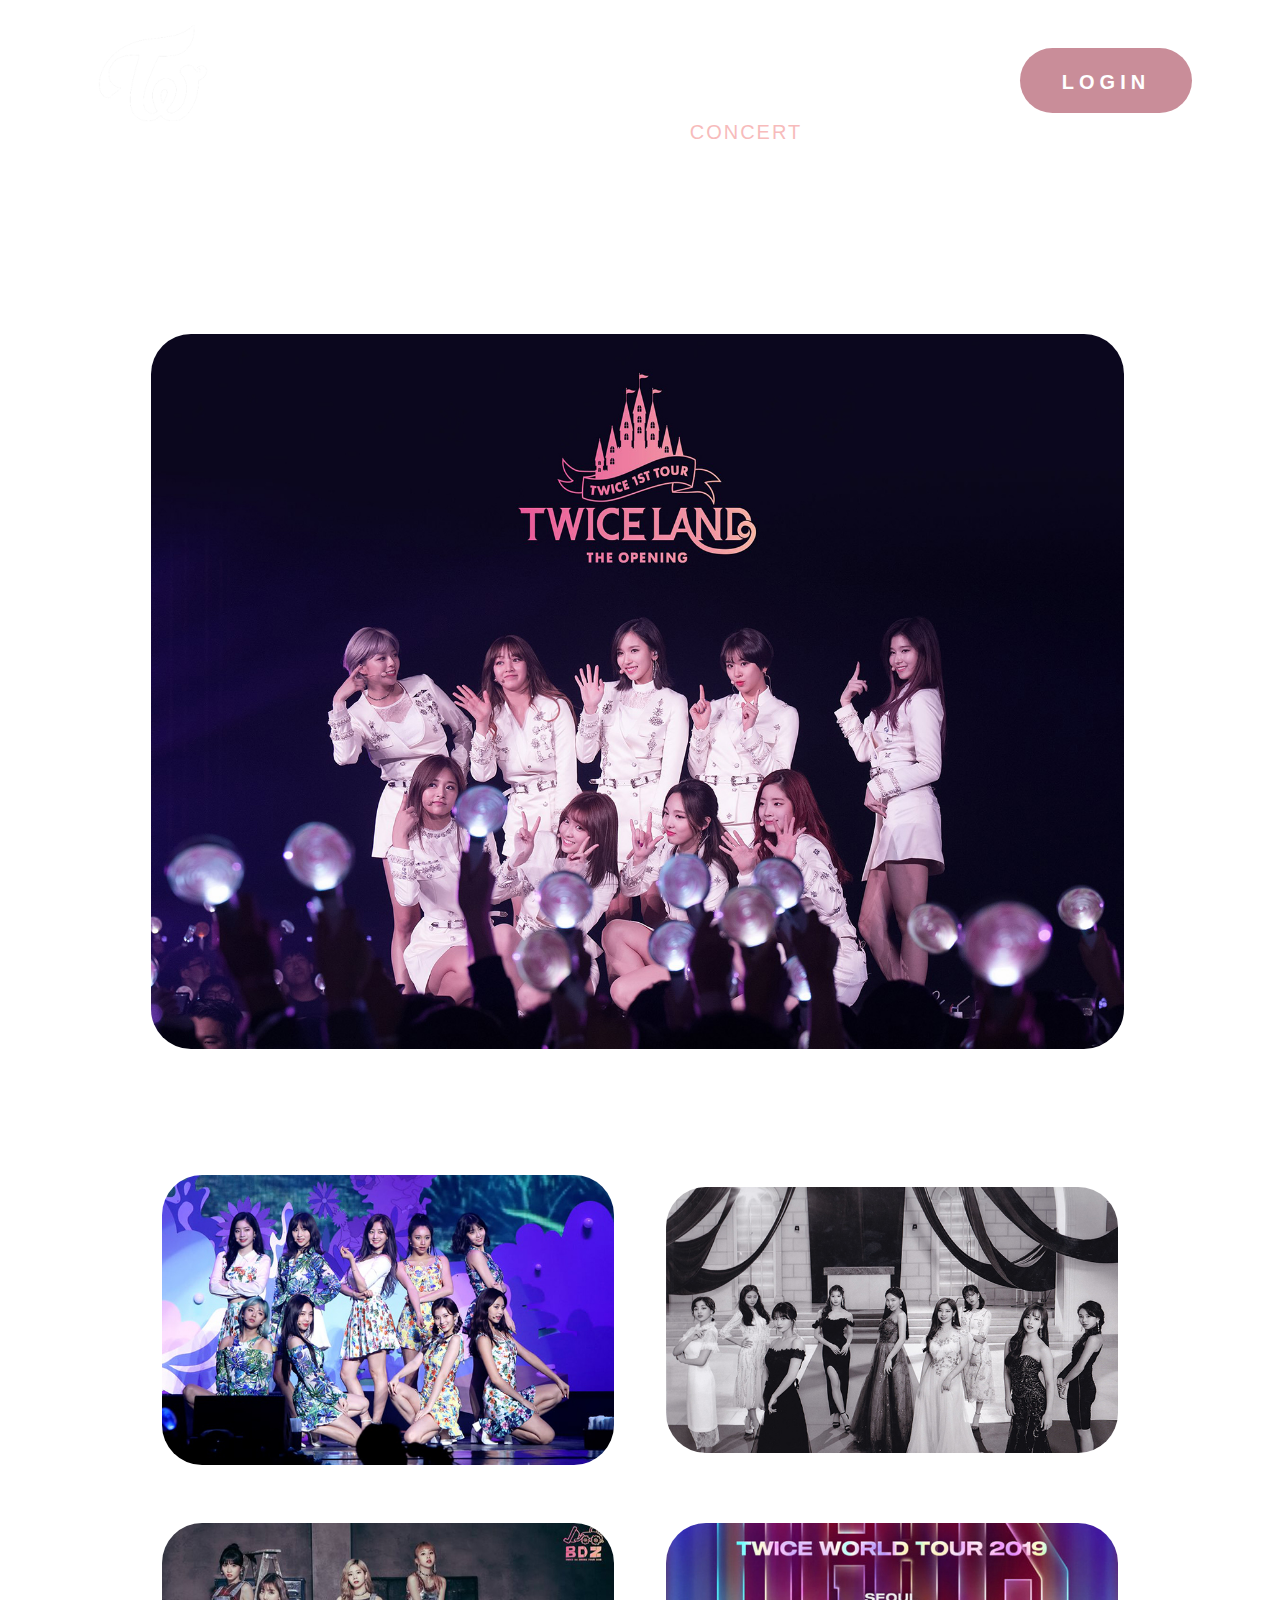
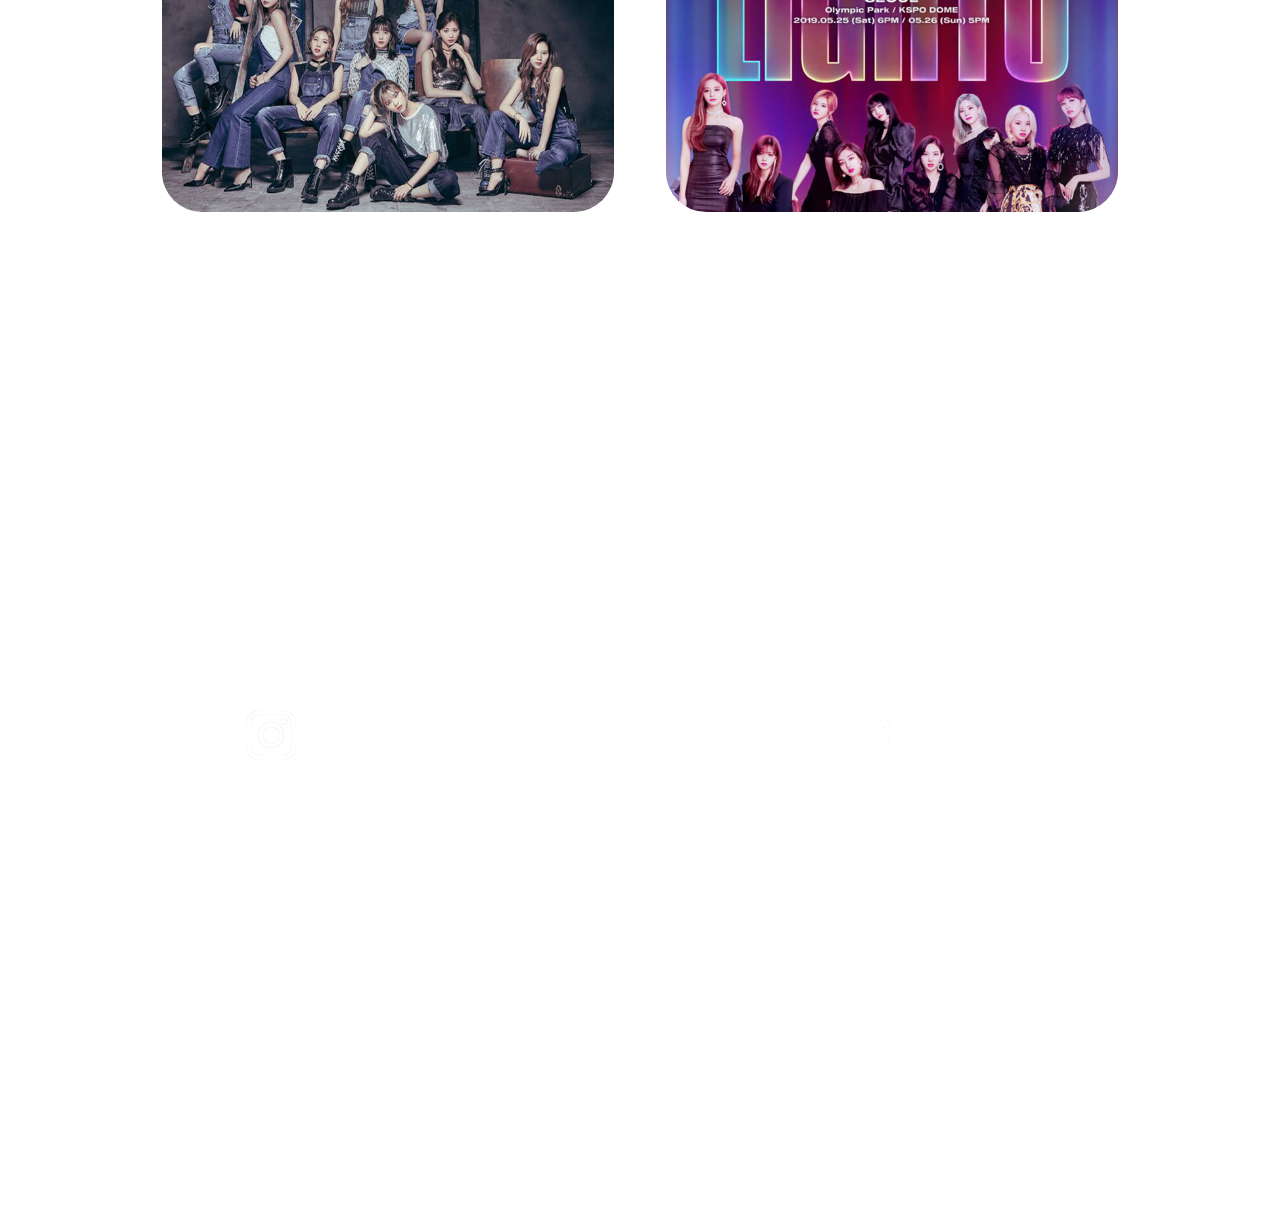
<file: html/concert.html>
<!DOCTYPE html>
<html lang="en">
<head>
    <meta charset="UTF-8">
    <meta name="viewport" content="width=device-width, initial-scale=1.0">
    <meta http-equiv="X-UA-Compatible" content="ie=edge">
    <title>Document</title>
    <link rel="stylesheet" href="../css/concert.css">
</head>
<body>
    <div>
            <header class="header">
                <div class="header_div">
                    <a href="../index.html" >
                            <img src="../img/LOGO.png" alt="logo" class="logo">
                    </a>
                        
                        <ul>
                                <li class="concert"><a href="members.html">Members</a></li>
                                <li class="concert"><a href="introduce.html">Introduce</a></li>
                                <li class="concert"><a href="music.html">Music Video</a></li>
                                <li class="concert_self"><a href="concert.html">Concert</a></li>
                        </ul>
                        <div class="login-box">
                            <a href="https://i.ibb.co/kXYMPPv/TWICE-LOGIN.png"><h3 class="Login">Login</h3></a>
                        </div>
                </div>
            </header>
            <article class="article">
                <article class="article">
                    <a href="https://www.youtube.com/watch?v=96nvLeQJzpo"><img src="../img/CONCERT1.jpg" alt="" class="conceet1"></a>
                    
                    <table>
                        <tbody>
                          <tr>
                            <td>
                                <a href="https://www.youtube.com/watch?v=rPcxwXZ2WPQ" target="blank">
                                <img src="../img/CONCERT2.jpg" alt="">  
                                
                                </a>
                            </td>
                            <td>
                                <a href="https://www.youtube.com/watch?v=TAgJVWWfp04" target="blank">
                                <img src="../img/CONCERT3.jpg" alt="">  
                                
                                </a>
                            </td>
                          </tr>
                          <tr>
                                <td>
                                    <a href="https://www.youtube.com/watch?v=MeIMz7XVqk0&list=PLLi8odEJXGp1Y94rivpcW1zNunNKSsm4J" target="blank">
                                            <img src="../img/CONCERT4.jpg" alt="">  
                                          
                                    </a>
                                        
                                </td>
                                <td>
                                    <a href="https://www.youtube.com/watch?v=jNmGnCojKT4&t=2037s" target="blank">
                                            <img src="../img/CONCERT5.jpg" alt="">  
                                       
                                    </a>
                                       
                                </td>                             
                          </tr>
                         
                      </table>
                </article>
            </article>
            <footer class="footer">
                    <ul>
                            <li><a href="https://www.instagram.com/twicetagram/?hl=zh-tw" target="blank">
                                <div class="header_div">
                                    <img src="../img/IG icon.png" alt=""><p>TWICE</p>
                                </div>
                            </a></li>
                            <li><a href="https://twitter.com/jypetwice" target="blank">
                                <div class="header_div">
                                     <img src="../img/TWITTER icon.png" alt=""><p>TWICE</p>
                                </div>
                            </a></li>
                            <li><a href="https://www.facebook.com/JYPETWICE" target="blank">
                                <div class="header_div">
                                    <img src="../img/FB icon.png" alt=""><p>TWICE</p>
                                </div>
                            </a></li>
                            <li><a href="https://www.youtube.com/channel/UCzgxx_DM2Dcb9Y1spb9mUJA" target="blank">
                                <div class="header_div">
                                        <img src="../img/YOUTUBE icon.png" alt=""><p>TWICE</p>
                                </div>
                            </a></li>

                    </ul>

            </footer>
    </div>
</body>
</html>
</file>
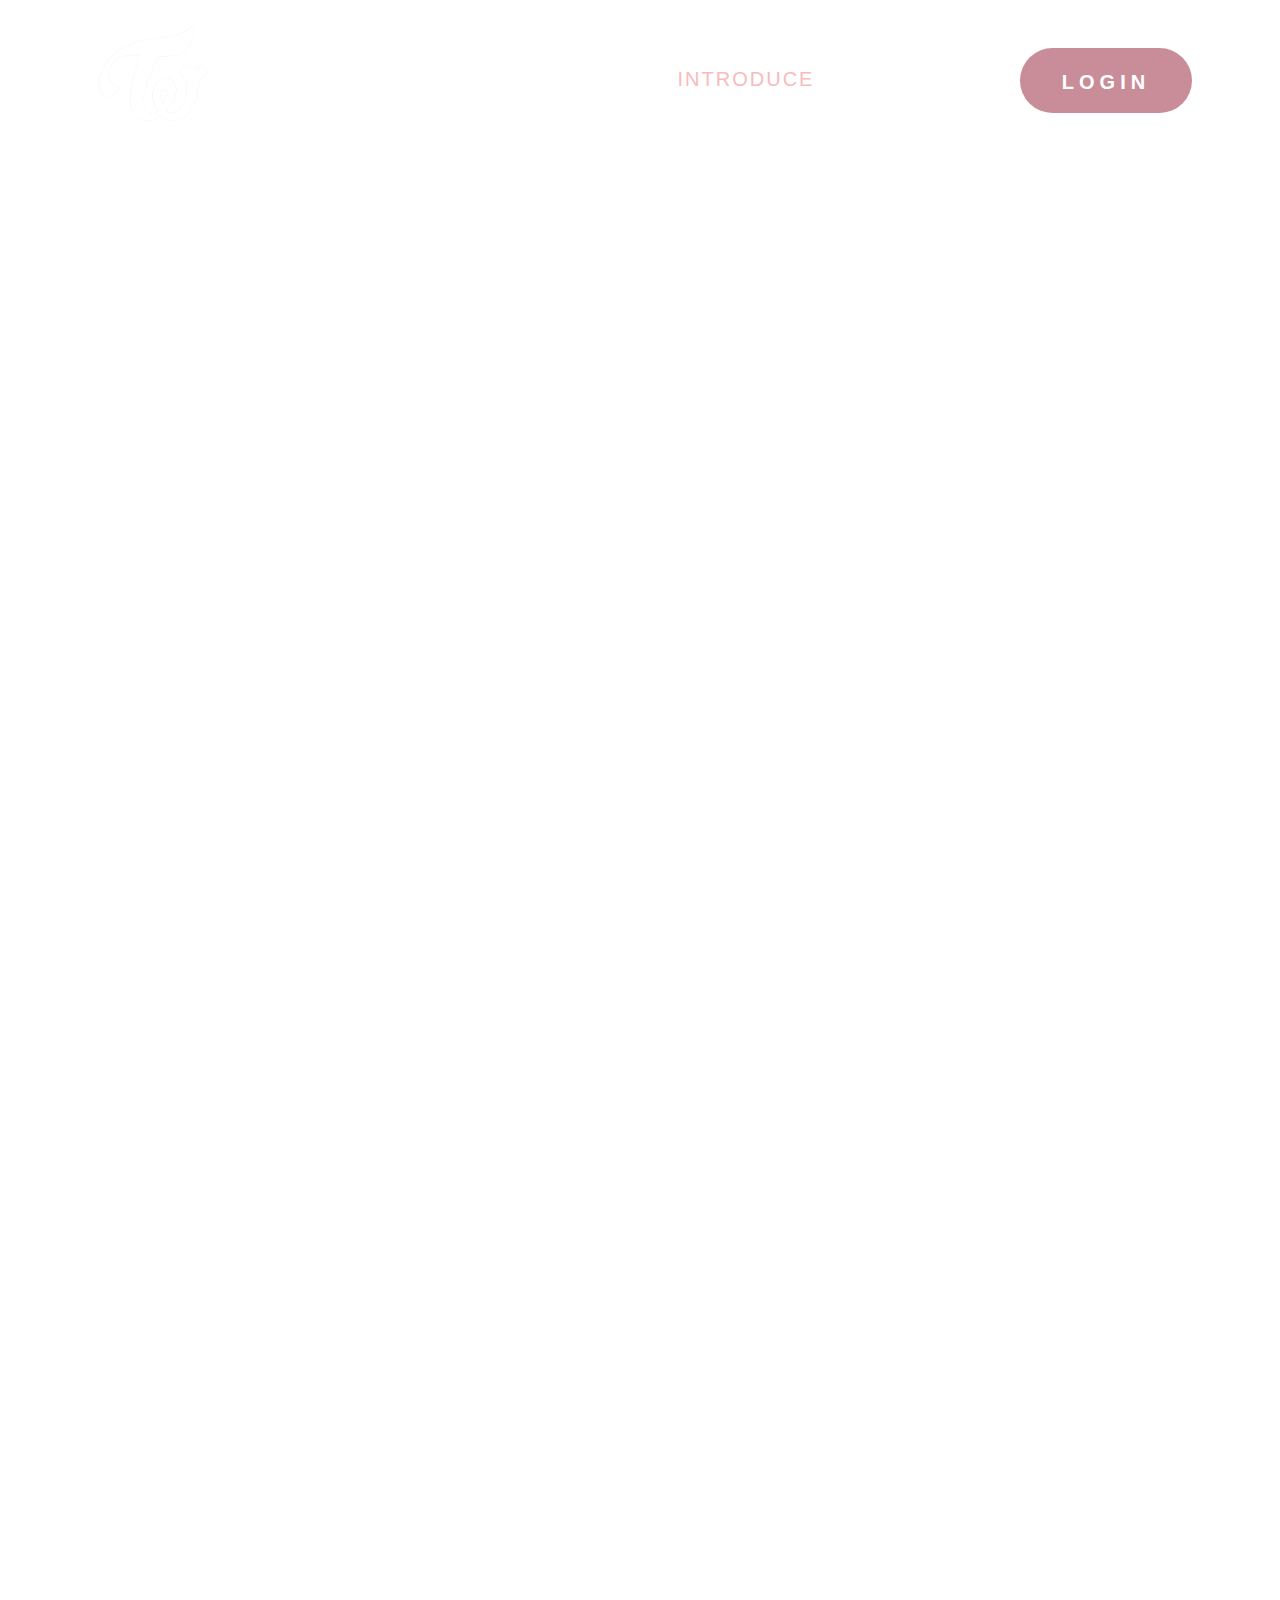
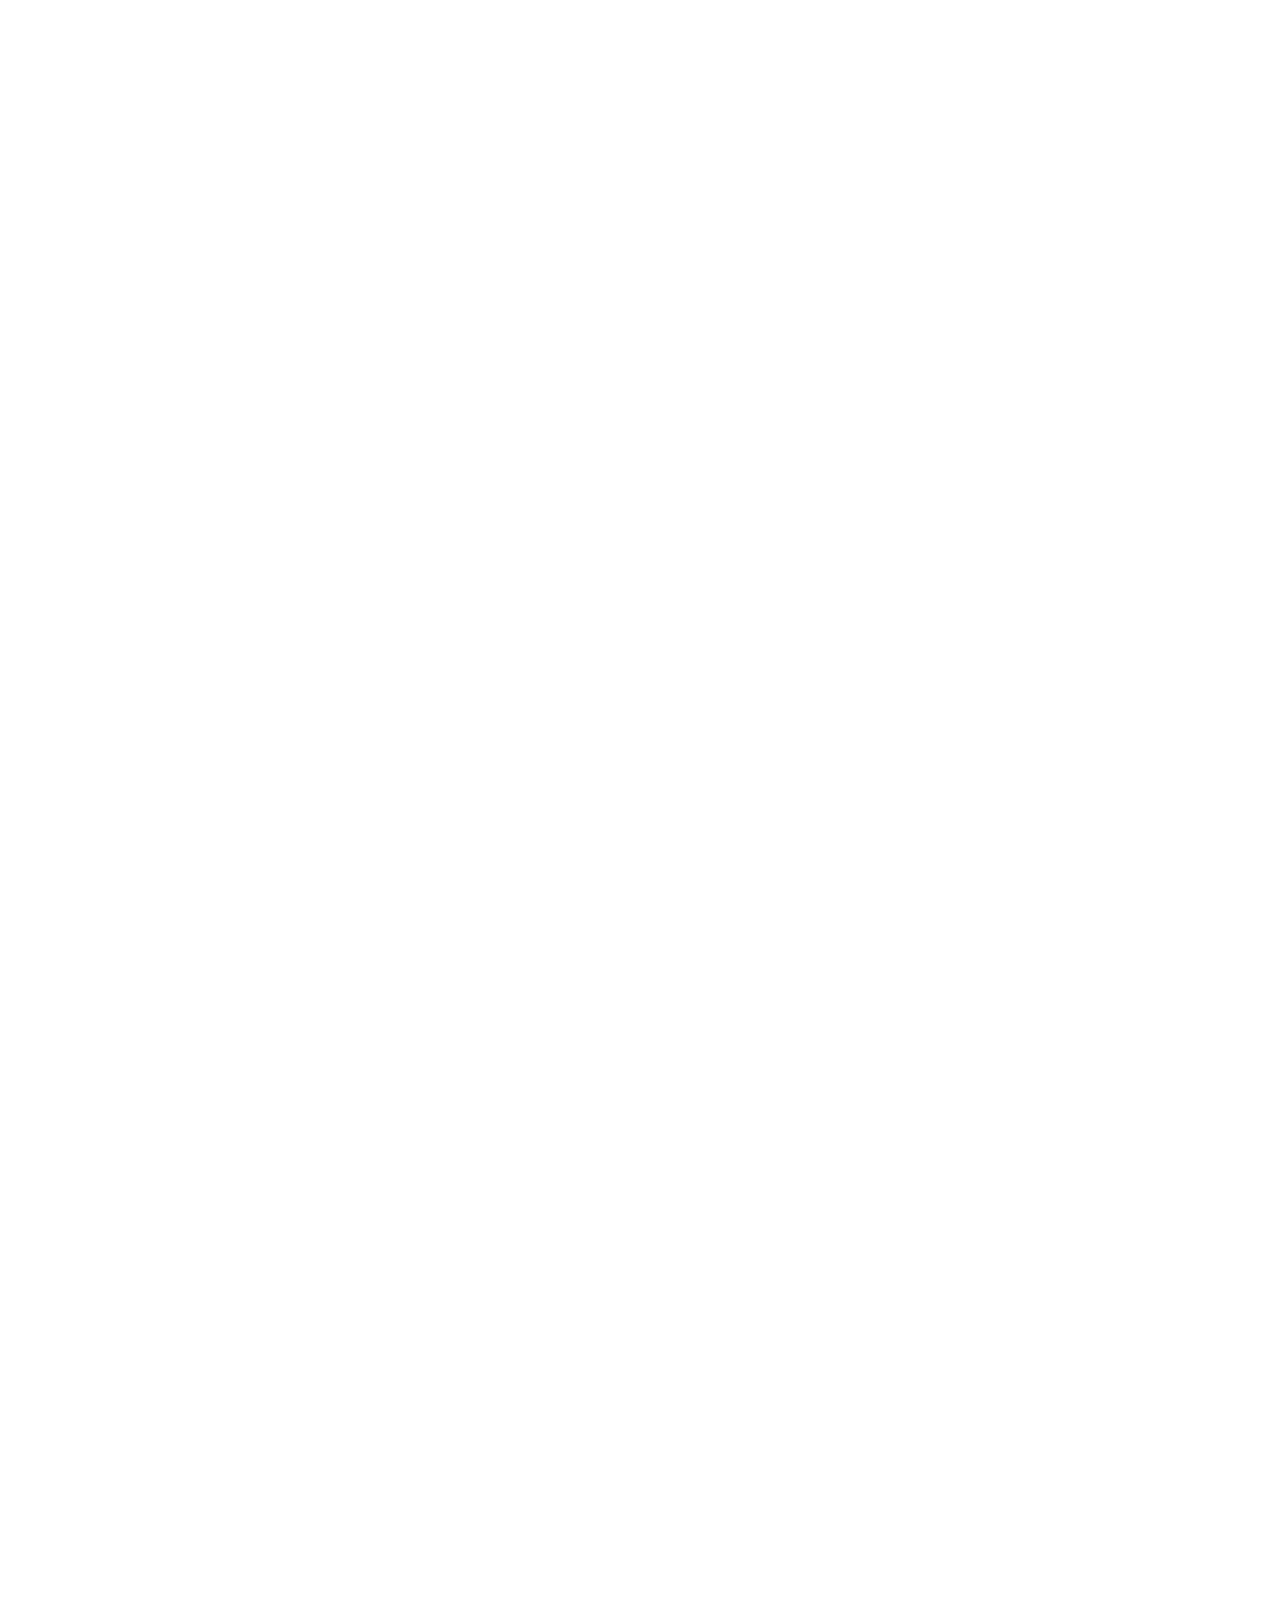
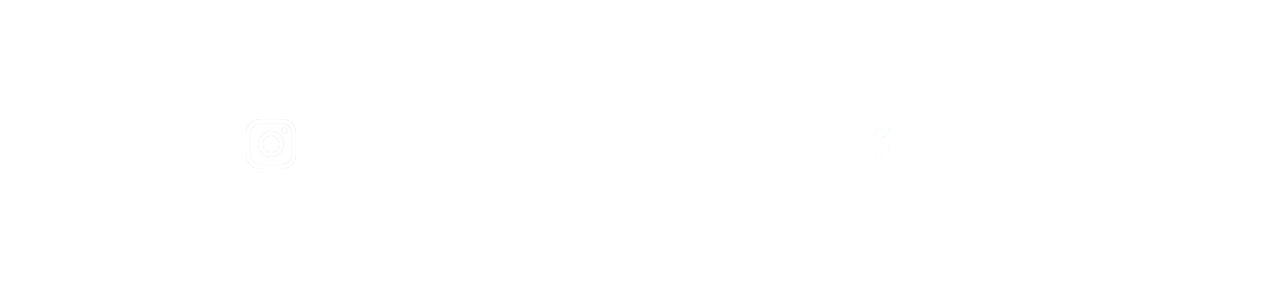
<file: html/introduce.html>
<!DOCTYPE html>
<html lang="en">
<head>
    <meta charset="UTF-8">
    <meta name="viewport" content="width=device-width, initial-scale=1.0">
    <meta http-equiv="X-UA-Compatible" content="ie=edge">
    <title>Document</title>
    <link rel="stylesheet" href="../css/introduce.css">
</head>
<body>
    <div>
            <header class="header">
                <div class="header_div">
                    <a href="../index.html" >
                            <img src="../img/LOGO.png" alt="logo" class="logo">
                    </a>
                        
                        <ul>
                                <li class="introduce"><a href="members.html">Members</a></li>
                                <li class="introduce_self"><a href="introduce.html">Introduce</a></li>
                                <li class="introduce"><a href="music.html">Music Video</a></li>
                                <li class="introduce"><a href="concert.html">Concert</a></li>
                        </ul>
                        <div class="login-box">
                            <a href="https://i.ibb.co/kXYMPPv/TWICE-LOGIN.png"><h3 class="Login">Login</h3></a>
                        </div>
                </div>
            </header>
            <article class="article">
              <h1>2015</h1>
              <p>2015/07/07,JYP娛樂與Mnet共同製作實境節目《SIXTEEN》經過三個多月的評比，<br>
                最終選出娜璉、定延、Sana、志效、Mina、多賢、彩瑛七人，成為TWICE的成員。<br>
                朴軫永為了使TWICE更完美，決定追加人氣票選第一的子瑜、舞蹈能力強的Momo。<br>
                2015/10/20,正式出道,首張迷你專輯《THE STORY BEGINS》，主打歌〈Like OOH-AHH〉。<br>
            </p>

            <h1>2016</h1>
            <p>2016/04/25,迷你二輯《PAGE TWO》回歸，主打歌〈CHEER UP〉。<br>
                2016/10/24,迷你三輯《TWICEcoaster: LANE 1》回歸，發表主打歌〈TT〉。<br>
            </p>

            <h1>2017</h1>
            <p>2017/02/20,首張特別版專輯《TWICEcoaster: LANE 2》，主打歌〈KNOCK KNOCK〉。<br>
                2017/05/15,迷你四輯《SIGNAL》，主打歌〈SIGNAL〉。<br>
                2017/06/28,正式在日本出道。<br>
                2017/10/18,全新日本單曲專輯《One More Time》，主打歌〈One More Time〉。<br>
                2017/10/30,首張韓語正規專輯《Twicetagram》，主打歌〈LIKEY〉。<br>
                2017/12/11,再版專輯《Merry&Happy》，主打歌〈Heart Shaker〉。<br>
            </p>

            <h1>2018</h1>
            <p>2018/02/07,第二張日語單曲專輯《Candy Pop》，主打歌〈Candy Pop〉。<br>
                2018/04/09,迷你五輯《What is Love?》，主打歌〈What is Love?〉。<br>
                2018/05/16,第三張日語單曲專輯《Wake Me Up》，主打歌〈Wake Me Up〉。<br>
                2018/07/09,第二張特別版專輯《Summer Nights》，主打歌〈Dance The Night Away〉。<br>
                2018/09/12,首張日語正規專輯《BDZ》，主打歌〈BDZ〉。<br>
                2018/11/05,迷你六專《YES or YES》，主打歌〈YES or YES〉。<br>
                2018/12/07,首部演唱會電影《TWICELAND》正式上映。<br>
                2018/12/12,第三張特別專輯《The year of "Yes"》主打歌〈The Best Thing I Ever Did〉。<br>
                2018/12/26,首張正規專輯的改版專輯《BDZ -Repackage-》，追加歌曲〈STAY BY MY SIDE〉。<br>
            </p>

            <h1>2019</h1>
            <p>2019/03/06,第二張日語精選專輯《#TWICE2》。<br>
                2019/07/17,第四張日語單曲《HAPPY HAPPY》，主打歌〈HAPPY HAPPY〉。<br>
                2019/07/24,第五張日語單曲《Breakthrough》，主打歌〈Breakthrough〉。<br>
                2019/04/22,迷你七輯《FANCY YOU》，主打歌〈FANCY〉。<br>
                2019/09/23,迷你八輯《Feel Special》，主打歌〈Feel Special〉。<br>
                2019/11/20,第二張日語正規專輯《&TWICE》，主打歌〈Fake&True〉。<br>
            </p>
            </article>
            <footer class="footer">
                    <ul>
                            <li><a href="https://www.instagram.com/twicetagram/?hl=zh-tw" target="blank">
                                <div class="header_div">
                                    <img src="../img/IG icon.png" alt=""><p>TWICE</p>
                                </div>
                            </a></li>
                            <li><a href="https://twitter.com/jypetwice" target="blank">
                                <div class="header_div">
                                     <img src="../img/TWITTER icon.png" alt=""><p>TWICE</p>
                                </div>
                            </a></li>
                            <li><a href="https://www.facebook.com/JYPETWICE" target="blank">
                                <div class="header_div">
                                    <img src="../img/FB icon.png" alt=""><p>TWICE</p>
                                </div>
                            </a></li>
                            <li><a href="https://www.youtube.com/channel/UCzgxx_DM2Dcb9Y1spb9mUJA" target="blank">
                                <div class="header_div">
                                        <img src="../img/YOUTUBE icon.png" alt=""><p>TWICE</p>
                                </div>
                            </a></li>

                    </ul>

            </footer>
    </div>
</body>
</html>
</file>
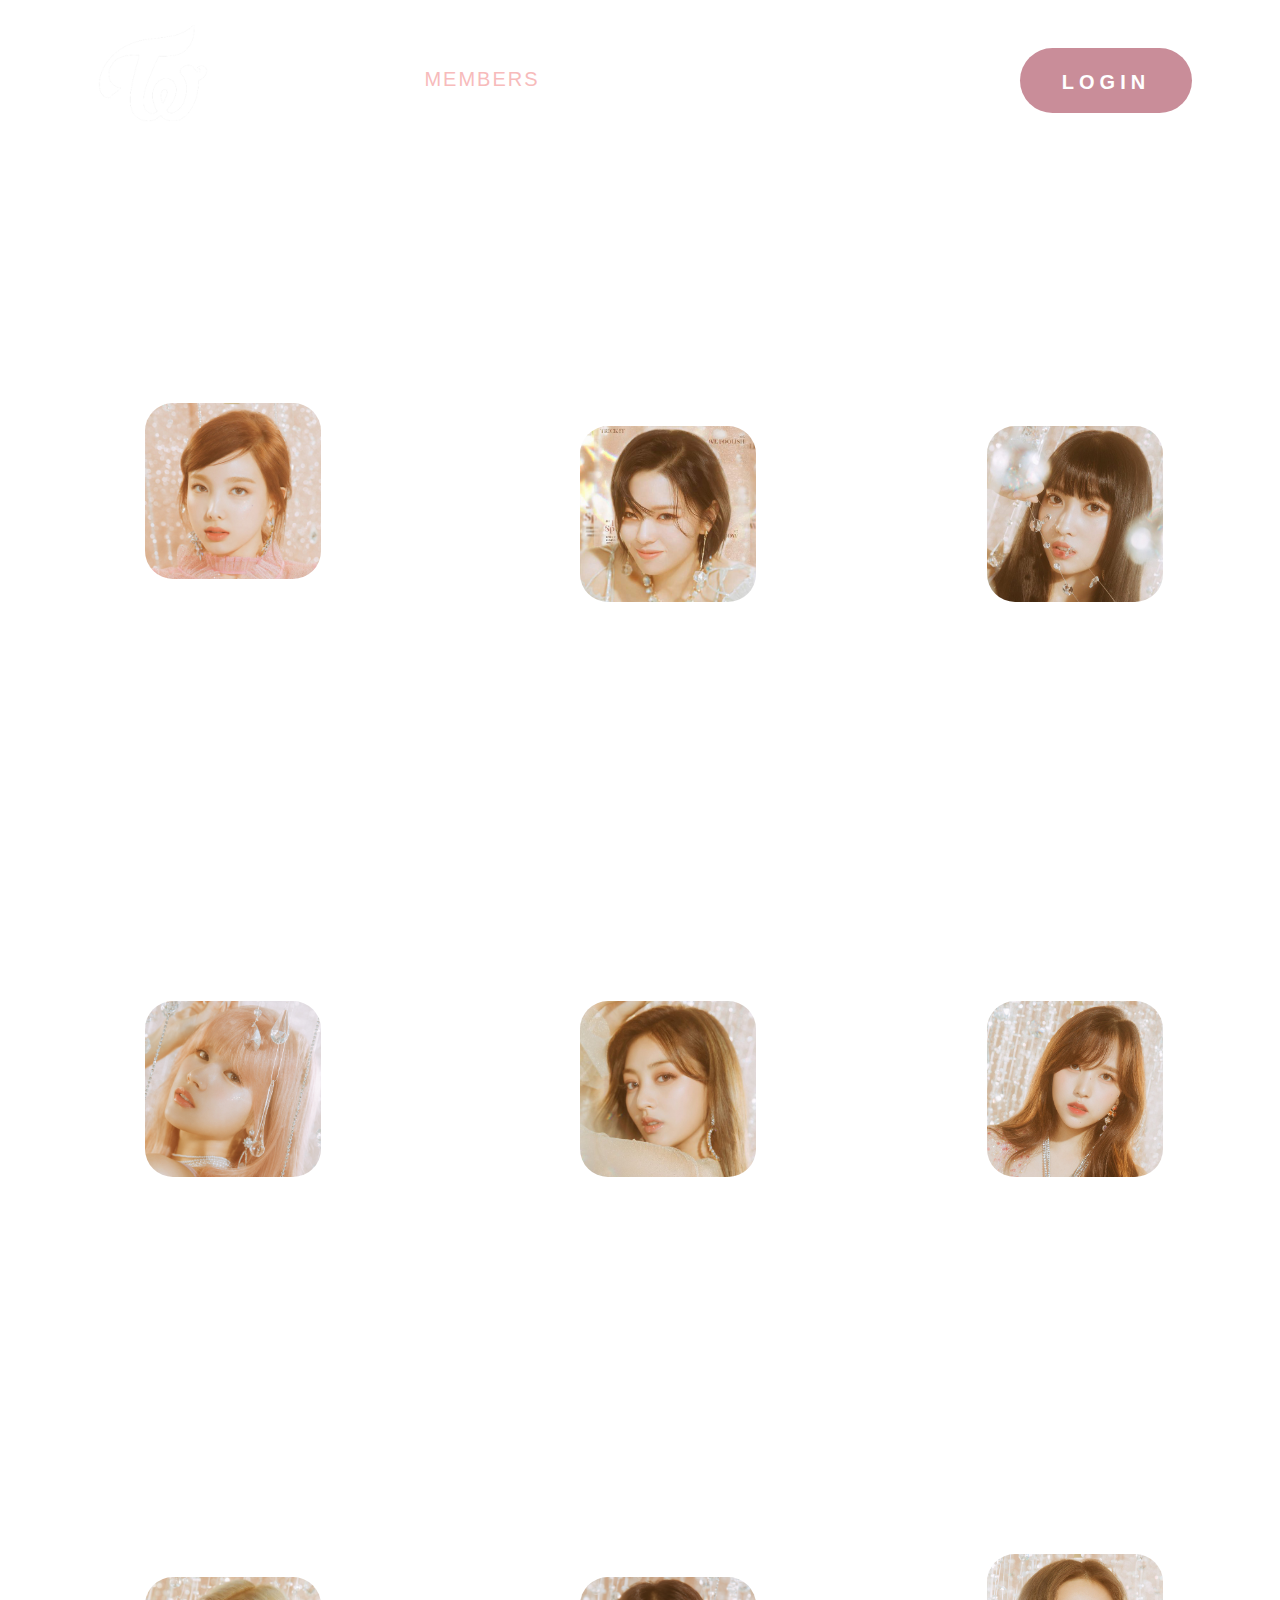
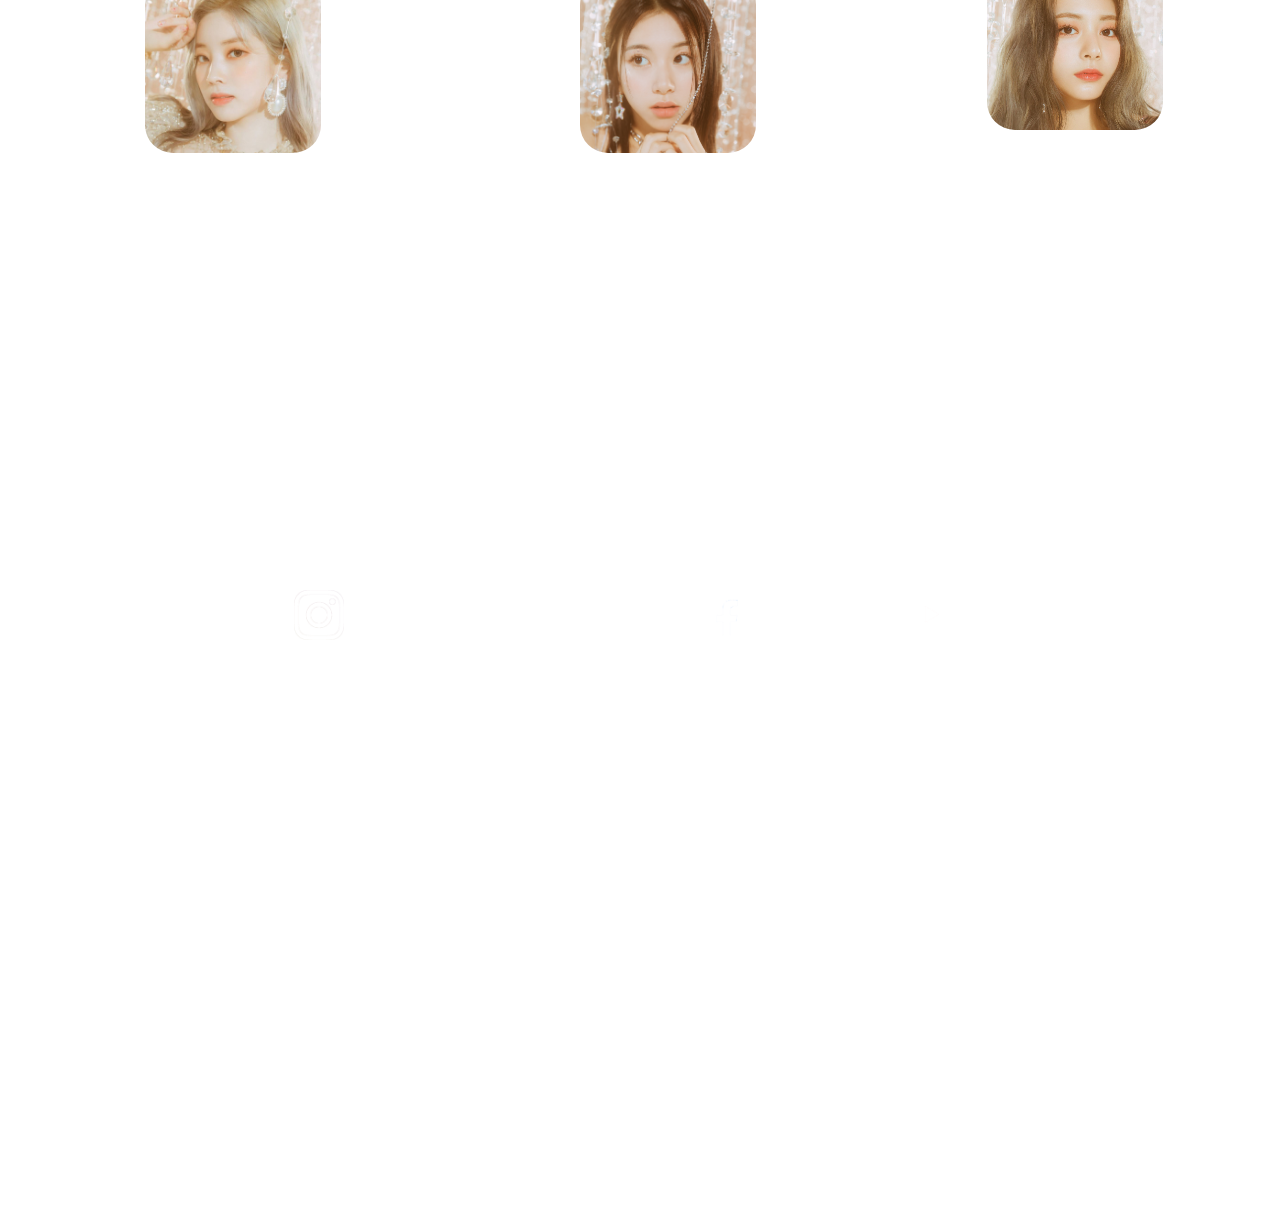
<file: html/members.html>
<!DOCTYPE html>
<html lang="en">
<head>
    <meta charset="UTF-8">
    <meta name="viewport" content="width=device-width, initial-scale=1.0">
    <meta http-equiv="X-UA-Compatible" content="ie=edge">
    <title>Document</title>
    <link rel="stylesheet" href="../css/members.css">
</head>
<body>
    <div>
            <header class="header">
                <div class="header_div">
                    <a href="../index.html" >
                            <img src="../img/LOGO.png" alt="logo" class="logo">
                    </a>
                        
                        <ul>
                                <li class="members_self"><a href="members.html" >Members</a></li>
                                <li class="members"><a href="introduce.html">Introduce</a></li>
                                <li class="members"><a href="music.html">Music Video</a></li>
                                <li class="members"s><a href="concert.html">Concert</a></li>
                        </ul>
                        <div class="login-box">
                            <a href="https://i.ibb.co/kXYMPPv/TWICE-LOGIN.png"><h3 class="Login">Login</h3></a>
                        </div>
                </div>
            </header>
            <article class="article">
                <table>
                    <tbody>
                      <tr>
                        <td>
                            <h1>NAYEON</h1><img src="../img/photo-NAYEON.jpg" alt="">  
                            <p>中文:林娜璉<br>
                            生日:1995/09/22<br>
                            國籍:大韓民國<br>
                            擔當:第二主唱、形象擔當<br>
                            </p>
                        </td>
                        <td>
                            <h1>JEONGYEON</h1><img src="../img/photo-JEONGYEON.jpg" alt="">  
                            <p>中文:俞定延<br>
                                生日:1996/11/01<br>
                                國籍:大韓民國<br>
                                擔當:第三主唱<br>
                            </p>
                        </td>
                        <td>
                                <h1>MOMO</h1><img src="../img/photo-MOMO.jpg" alt="">  
                            <p>中文:平井桃<br>
                                生日:1996/11/09<br>
                                國籍:日本國<br>
                                擔當:主領舞<br>
                                    
                            </p>
                        </td>
                      </tr>
                      <tr>
                            <td>
                                    <h1>SANA</h1><img src="../img/photo-SANA.jpg" alt="">  
                                <p>中文:湊崎紗夏<br>
                                        生日:1996/12/29<br>
                                        國籍:日本國<br>
                                        擔當:副唱、形象擔當<br>
                                        
                                </p>
                            </td>
                            <td>
                                   <h1>JIHYO</h1><img src="../img/photo-JIHYO.jpg" alt="">  
                                <p>中文:朴志效<br>
                                        生日:1997/02/01<br>
                                        國籍:大韓民國<br>
                                        擔當:隊長、主唱<br>
                                        
                                </p>
                            </td>
                            <td>
                                  <h1>MINA</h1>  <img src="../img/photo-MINA.jpg" alt="">  
                                <p>中文:名井南<br>
                                        生日:1997/03/24<br>
                                        國籍:美國<br>
                                        擔當:副唱、副領舞<br>
                                        
                                </p>
                            </td>
                      </tr>
                      <tr>
                            <td>
                                    <h1>DAHYUN</h1><img src="../img/photo-DAHYUN.jpg" alt="">  
                                <p>中文:金多賢<br>
                                        生日:1998/05/28<br>
                                        國籍:大韓民國<br>
                                        擔當:副rapper<br>
                                        
                                </p>
                            </td>
                            <td>
                                    <h1>CAEYOUNG</h1><img src="../img/photo-CAEYOUNG.jpg" alt="">  
                                <p>中文:孫彩瑛<br>
                                        生日:1999/04/23<br>
                                        國籍:大韓民國<br>
                                        擔當:主rapper<br>
                                        
                                </p>
                            </td>
                            <td>
                                    <h1>TZUYU</h1><img src="../img/photo-TZUYU.jpg" alt="">  
                                <p>中文:周子瑜<br>
                                        生日:1999/06/14<br>
                                        國籍:中華民國<br>
                                        擔當:忙內、門面、副領舞<br>
                                        
                                </p>
                            </td>
                      </tr>
                      
                  </table>
            </article>
            <footer class="footer">
                    <ul>
                            <li><a href="https://www.instagram.com/twicetagram/?hl=zh-tw" target="blank">
                                <div class="header_div">
                                    <img src="../img/IG icon.png" alt=""><p>TWICE</p>
                                </div>
                            </a></li>
                            <li><a href="https://twitter.com/jypetwice" target="blank">
                                <div class="header_div">
                                     <img src="../img/TWITTER icon.png" alt=""><p>TWICE</p>
                                </div>
                            </a></li>
                            <li><a href="https://www.facebook.com/JYPETWICE" target="blank">
                                <div class="header_div">
                                    <img src="../img/FB icon.png" alt=""><p>TWICE</p>
                                </div>
                            </a></li>
                            <li><a href="https://www.youtube.com/channel/UCzgxx_DM2Dcb9Y1spb9mUJA" target="blank">
                                <div class="header_div">
                                        <img src="../img/YOUTUBE icon.png" alt=""><p>TWICE</p>
                                </div>
                            </a></li>

                    </ul>

            </footer>
    </div>
</body>
</html>
</file>
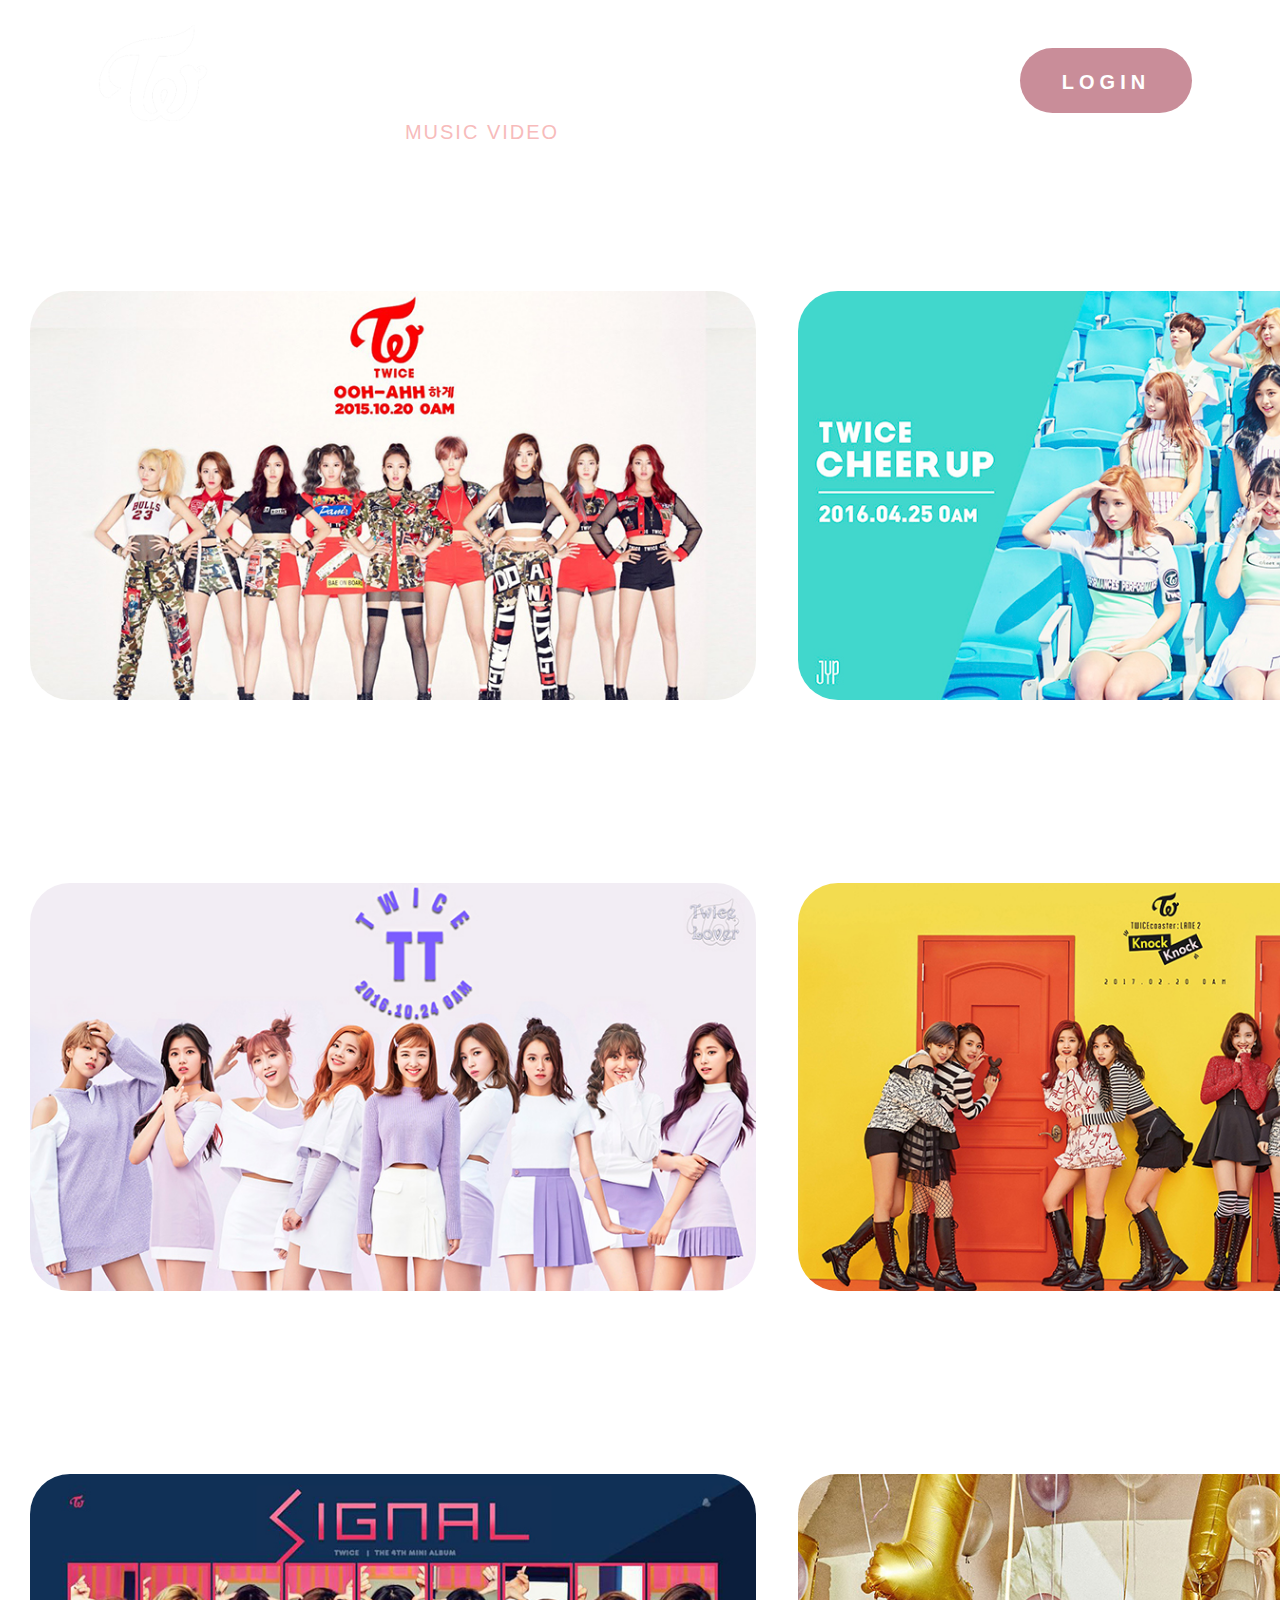
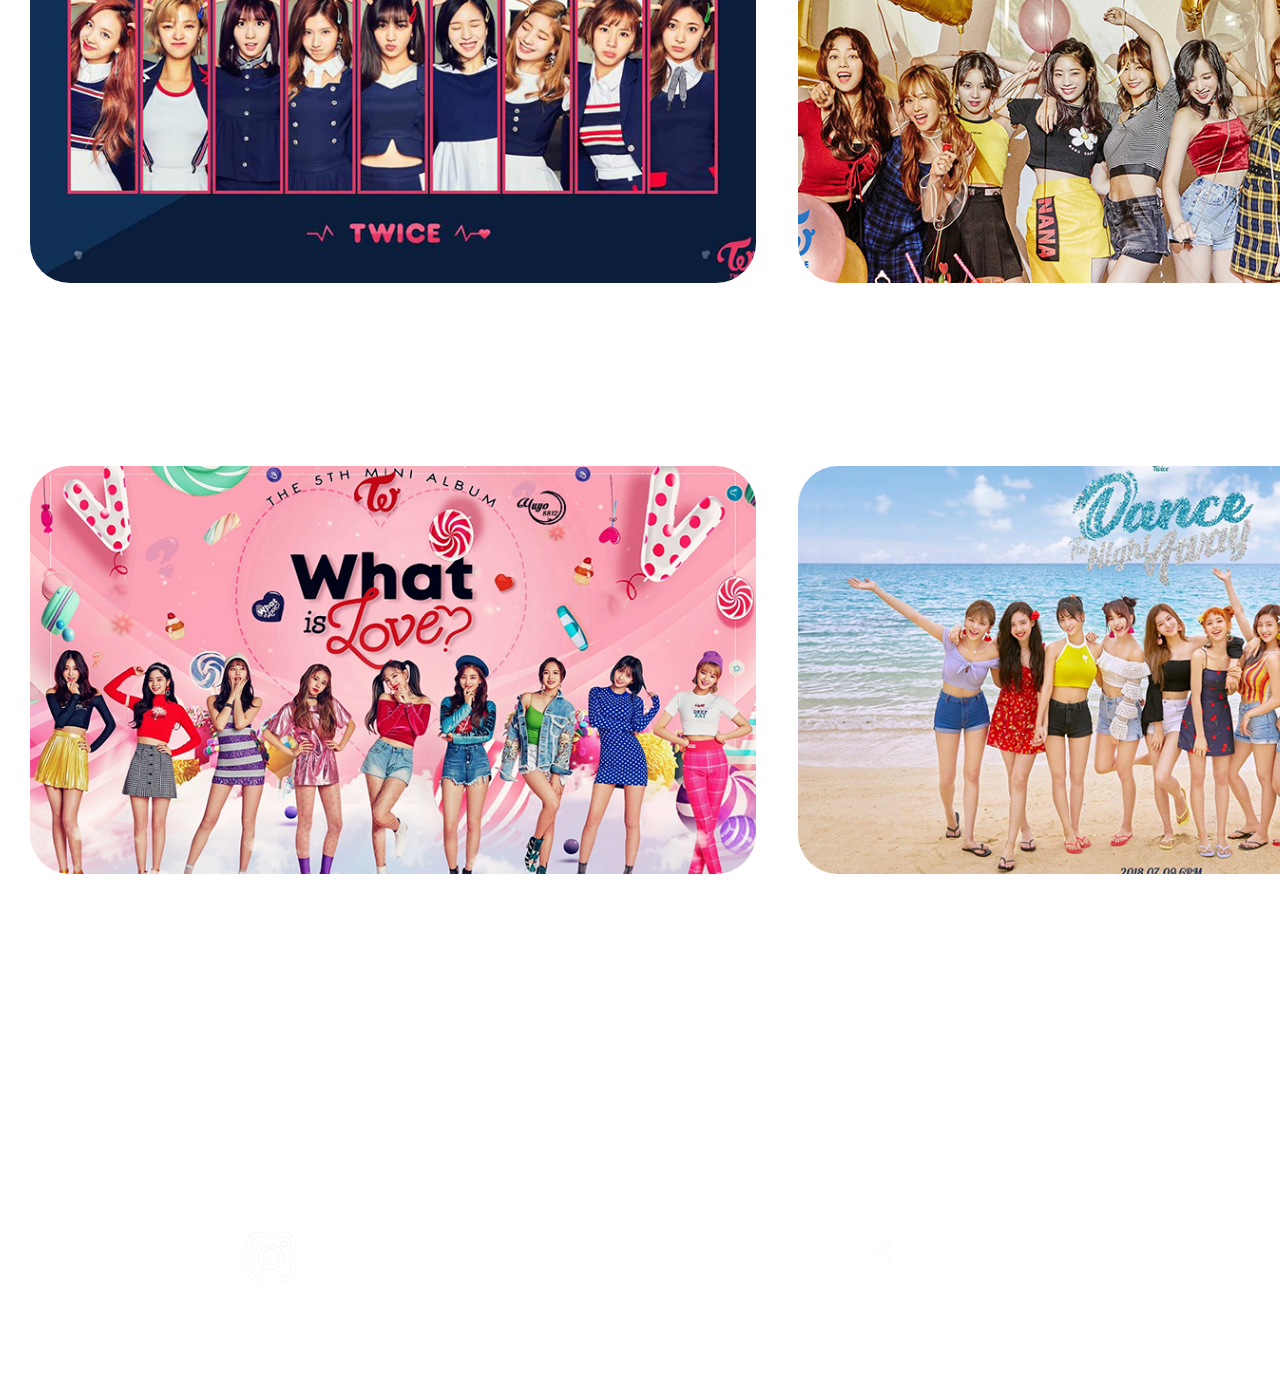
<file: html/music.html>
<!DOCTYPE html>
<html lang="en">
<head>
    <meta charset="UTF-8">
    <meta name="viewport" content="width=device-width, initial-scale=1.0">
    <meta http-equiv="X-UA-Compatible" content="ie=edge">
    <title>Document</title>
    <link rel="stylesheet" href="../css/music.css">
</head>
<body>
    <div>
            <header class="header">
                <div class="header_div">
                    <a href="../index.html" >
                            <img src="../img/LOGO.png" alt="logo" class="logo">
                    </a>
                        
                        <ul>
                                <li class="music"><a href="members.html">Members</a></li>
                                <li class="music"><a href="introduce.html">Introduce</a></li>
                                <li class="music_self"><a href="music.html">Music Video</a></li>
                                <li class="music"><a href="concert.html">Concert</a></li>
                        </ul>
                        <div class="login-box">
                            <a href="https://i.ibb.co/kXYMPPv/TWICE-LOGIN.png"><h3 class="Login">Login</h3></a>
                        </div>
                </div>
            </header>
            <article class="article">
                <article class="article">
                    <table>
                        <tbody>
                          <tr>
                            <td>
                                <a href="https://www.youtube.com/watch?v=0rtV5esQT6I" target="blank">
                                <img src="../img/ooh ahh1.jpg" alt="">  
                                <h1>Like OOH-AHH</h1>
                                </a>
                            </td>
                            <td>
                                <a href="https://www.youtube.com/watch?v=c7rCyll5AeY" target="blank">
                                <img src="../img/cheer up1.jpg" alt="">  
                                <h1>CHEER UP</h1>
                                </a>
                            </td>
                          </tr>
                          <tr>
                                <td>
                                    <a href="https://www.youtube.com/watch?v=ePpPVE-GGJw" target="blank">
                                            <img src="../img/TT1.jpg" alt="">  
                                            <h1>TT</h1>
                                    </a>
                                        
                                </td>
                                <td>
                                    <a href="https://www.youtube.com/watch?v=8A2t_tAjMz8" target="blank">
                                            <img src="../img/KNOCK KNOCK1.jpg" alt="">  
                                            <h1>KNOCK KNOCK</h1>
                                    </a>
                                       
                                </td>                             
                          </tr>
                          <tr>
                                <td>
                                    <a href="https://www.youtube.com/watch?v=VQtonf1fv_s" target="blank">
                                            <img src="../img/SIGNAL1.jpg" alt="">  
                                            <h1>SIGNAL</h1>
                                    </a>
                                  
                                </td>
                                <td>
                                    <a href="https://www.youtube.com/watch?v=V2hlQkVJZhE" target="blank">
                                            <img src="../img/LIKEY1.jpg" alt="">  
                                            <h1>LIKEY</h1>
                                    </a>
                                      
                                </td>
                          </tr>
                          <tr>
                            <td>
                                <a href="https://www.youtube.com/watch?v=i0p1bmr0EmE" target="blank">
                                        <img src="../img/WHAT IS LOVE1.jpg" alt="">  
                                        <h1>What is Love</h1>
                                </a>
                               
                            </td>
                            <td>
                                <a href="https://www.youtube.com/watch?v=Fm5iP0S1z9w" target="blank">
                                        <img src="../img/DANCE THE NIGHT AWAY1.jpg" alt="">  
                                        <h1>Dance The Night Away</h1>
                                </a>
                            
                            </td>
                      </tr>
                          
                      </table>
                </article>
            </article>
            <footer class="footer">
                    <ul>
                            <li><a href="https://www.instagram.com/twicetagram/?hl=zh-tw" target="blank">
                                <div class="header_div">
                                    <img src="../img/IG icon.png" alt=""><p>TWICE</p>
                                </div>
                            </a></li>
                            <li><a href="https://twitter.com/jypetwice" target="blank">
                                <div class="header_div">
                                     <img src="../img/TWITTER icon.png" alt=""><p>TWICE</p>
                                </div>
                            </a></li>
                            <li><a href="https://www.facebook.com/JYPETWICE" target="blank">
                                <div class="header_div">
                                    <img src="../img/FB icon.png" alt=""><p>TWICE</p>
                                </div>
                            </a></li>
                            <li><a href="https://www.youtube.com/channel/UCzgxx_DM2Dcb9Y1spb9mUJA" target="blank">
                                <div class="header_div">
                                        <img src="../img/YOUTUBE icon.png" alt=""><p>TWICE</p>
                                </div>
                            </a></li>

                    </ul>

            </footer>
    </div>
</body>
</html>
</file>
<file: css/concert.css>
html{
    background-image: url('https://i.ibb.co/s60f3zN/image.png');
    height: 2820px;
}

*,*:before,*:after{
    box-sizing: border-box;
}

.header{
    margin-bottom: 20px;

}

.logo{
    width: 110px;
    height: 110px;
    margin: 10px 0px 15px 90px;
}

.login-box a{
    text-decoration:none;
}

.header_div{
    display: flex;

}

.header ul {
    margin: 30px auto;
    padding: 0 20px;
    text-align: center;
  }

.concert_self a{
    color: rgb(247, 187, 187);
    font-family: 'Oswald', sans-serif;
    font-size: 20px;
    font-weight: 330px;
    text-transform: uppercase;
    display: inline-block;
    width: 160px;
    text-decoration:none;
    margin: 0px 50px;
    letter-spacing:2px;
    
}
  
.concert a{
    color: #FFF;
    font-family: 'Oswald', sans-serif;
    font-size: 20px;
    font-weight: 330px;
    text-transform: uppercase;
    display: inline-block;
    width: 160px;
    text-decoration:none;
    margin: 0px 50px;
    letter-spacing:2px;
    
}

.header li {
    display: inline-block;
    margin-top: 30px;
    
}

.header li a:hover {
    color: rgb(63, 43, 49);
    
  }

.login-box{
    background: rgb(201, 141, 153);
    margin: 40px 80px 20px 0px;
    display: inline-block;
    height: 65px;
    width: 172px;
    border-radius:40px;
}

.login-box:hover {
    background: rgb(216, 168, 180);
    color: #FFF;
  }

.Login{
color: #FFF;
  font-family: 'Oswald', sans-serif;
  font-size: 20px;
  font-weight: 300px;
  text-transform: uppercase;
  width: 172px;
  line-height: 68px;
  text-align: center;
  margin: 0px;
  letter-spacing:5px;
}

.conceet1{
    width: 77%;
    height: 77%;
    margin-left: 11.3%;
    border-radius:40px;
    margin-top: 140px;
}

td img{
    width: 90%;
    height: 90%;
    border-radius:40px;
    
}

header img:hover{
    filter:brightness(90%);
}

article img:hover{
    filter:brightness(45%);
    transition: 1s;
    -webkit-transition: 1s;

    
}



table p{
    color: #FFF;
    font-family: 'Oswald', sans-serif;
    font-size: 20px;
    font-weight: 250px;
    letter-spacing:5px;
    line-height: 45px;
    
}

table {
    height: 40%;
    left: 10%;
    margin: 120px auto 0px auto;
    overflow-y: scroll;
    position: static;
    width: 80%;
  }
  

  
  tr {
    
    border-bottom: 1px solid #FFF;
    margin-bottom: 5px;
  }

  article h1{
    text-decoration:none;
    color: rgb(255, 255, 255);
    display: inline-block;
  }
  
  
  th, td {
    color: #FFF;
    font-family: 'Oswald', sans-serif;
    font-size: 25px;
    font-weight: 500px;
    padding: 0px 0px 50px 0px;
    text-align: center;
    width: 33.3333%;
    letter-spacing:6px;
    
  }

  footer{
      margin-top: 390px;
  }

.footer img{
    width: 50px;
    height: 50px;
    margin-top: 50px;
}

.footer p{
    margin-top: 64px;
    margin-left: 20px;
}

.footer ul {
    text-align: center;
    margin-left: 80px;
  }
  
.footer li a{
    color: #FFF;
    font-family: 'Oswald', sans-serif;
    font-size: 20px;
    font-weight: 250px;
    text-transform: uppercase;
    display: inline-block;
    width: 300px;
    text-decoration:none;
    letter-spacing:3px;
    

    
}

.footer li {
    display: inline-block;
   
}

.footer li a:hover {
    color: rgb(63, 43, 49);
  }
</file>
<file: css/introduce.css>
html{
    background-image: url('https://i.ibb.co/9T7BvwJ/INTRODUCE.png');
    height: 2820px;
}

*,*:before,*:after{
    box-sizing: border-box;
}

.header{
    margin-bottom: 20px;

}

.logo{
    width: 110px;
    height: 110px;
    margin: 10px 0px 15px 90px;
}

.login-box a{
    text-decoration:none;
}

.header_div{
    display: flex;

}

.header ul {
    margin: 30px auto;
    padding: 0 20px;
    text-align: center;
  }

  .introduce_self a{
    color: rgb(247, 187, 187);
    font-family: 'Oswald', sans-serif;
    font-size: 20px;
    font-weight: 330px;
    text-transform: uppercase;
    display: inline-block;
    width: 160px;
    text-decoration:none;
    margin: 0px 50px;
    letter-spacing:2px;
  }

.introduce a{
    color: #FFF;
    font-family: 'Oswald', sans-serif;
    font-size: 20px;
    font-weight: 330px;
    text-transform: uppercase;
    display: inline-block;
    width: 160px;
    text-decoration:none;
    margin: 0px 50px;
    letter-spacing:2px;
    
}

.header li {
    display: inline-block;
    margin-top: 30px;
    
}

.header li a:hover {
    color: rgb(63, 43, 49);
    
  }

.login-box{
    background: rgb(201, 141, 153);
    margin: 40px 80px 20px 0px;
    display: inline-block;
    height: 65px;
    width: 172px;
    border-radius:40px;
}

.login-box:hover {
    background: rgb(216, 168, 180);
    color: #FFF;
  }

.Login{
color: #FFF;
  font-family: 'Oswald', sans-serif;
  font-size: 20px;
  font-weight: 300px;
  text-transform: uppercase;
  width: 172px;
  line-height: 68px;
  text-align: center;
  margin: 0px;
  letter-spacing:5px;
}

.article {
    padding: 100px 40px 40px 40px;
    
}

header img:hover{
    filter:brightness(85%);
    
}

article p {
    text-align: left;
    padding: 0% 0% 0% 12%;
    color: #FFF;
    font-family: 'Oswald', sans-serif;
    font-size: 25px;
    
    letter-spacing:4.5px;
    line-height: 51px;
}

article h1{
    color: #FFF;
    text-align: left;
    padding: 0% 12%;
    font-family: 'Oswald', sans-serif;
    font-size: 70px;
    font-weight: 350px;
    margin: 20px;
    letter-spacing:8px;

}

  footer{
      margin-top: 225px;
  }

.footer img{
    width: 50px;
    height: 50px;
    margin-top: 50px;
}

.footer p{
    margin-top: 64px;
    margin-left: 20px;
}

.footer ul {
    text-align: center;
    margin-left: 80px;
  }
  
.footer li a{
    color: #FFF;
    font-family: 'Oswald', sans-serif;
    font-size: 20px;
    font-weight: 250px;
    text-transform: uppercase;
    display: inline-block;
    width: 300px;
    text-decoration:none;
    letter-spacing:3px;
    

    
}

.footer li {
    display: inline-block;
   
}

.footer li a:hover {
    color: rgb(63, 43, 49);
  }

  @media only screen and (max-width: 768px){
    html{
        background-image: url('https://i.ibb.co/9T7BvwJ/INTRODUCE.png');
        height: 1000px;
    }
    
    *,*:before,*:after{
        box-sizing: border-box;
    }
    
    .header{
        margin-bottom: 20px;
    
    }
    
    .logo{
        width: 70px;
        height: 70px;
        margin: 30px 0px 15px 5px;
    }
    
    
    .login-box a{
        text-decoration:none;
    }
    
    .header_div{
        display: flex;
    
    }
    
    .header ul {
        margin: 0px auto;
        padding: 0 10px;
        text-align: center;
      }
    
      .introduce_self a{
        color: rgb(247, 187, 187);
        font-family: 'Oswald', sans-serif;
        font-size: 1px;
        font-weight: 330px;
        text-transform: uppercase;
        display: inline-block;
        width: 160px;
        text-decoration:none;
        margin: 0px px;
        letter-spacing:2px;
      }
    
    .introduce a{
        color: #FFF;
        font-family: 'Oswald', sans-serif;
        font-size: 1px;
        font-weight: 330px;
        text-transform: uppercase;
        display: inline-block;
        width: 380px;
        text-decoration:none;
        margin: 0px 50px;
        letter-spacing:2px;
        
    }
    
    .header li {
        display: inline-block;
        margin-top: 10px;
        
    }
    
    .header li a:hover {
        color: rgb(63, 43, 49);
        
      }
    
    .login-box{
        background: rgb(201, 141, 153);
        margin: 40px 80px 20px 0px;
        display: inline-block;
        height: 65px;
        width: 172px;
        border-radius:40px;
    }
    
    .login-box:hover {
        background: rgb(216, 168, 180);
        color: #FFF;
      }
    
    .Login{
        color: #FFF;
        font-family: 'Oswald', sans-serif;
        font-size: 20px;
        font-weight: 300px;
        text-transform: uppercase;
        width: 172px;
        line-height: 68px;
        text-align: center;
        margin: 0px;
        letter-spacing:5px;
    }
    
    .article {
        padding: 100px 40px 40px 40px;
        
    }
    
    header img:hover{
        filter:brightness(85%);
        
    }
    
    article p {
        text-align: left;
        padding: 0% 0% 0% 12%;
        color: #FFF;
        font-family: 'Oswald', sans-serif;
        font-size: 18px;
        
        letter-spacing:0px;
        line-height: 35px;
    }
    
    article h1{
        color: #FFF;
        text-align: left;
        padding: 0% 12%;
        font-family: 'Oswald', sans-serif;
        font-size: 30px;
        font-weight: 350px;
        margin: 20px;
        letter-spacing:8px;
    
    }
    
      footer{
          margin-top: 100px;
      }
    
    .footer img{
        width: 50px;
        height: 50px;
        margin-top: 50px;
    }
    
    .footer p{
        margin-top: 64px;
        margin-left: 20px;
    }
    
    .footer ul {
        text-align: center;
        margin-left: 80px;
      }
      
    .footer li a{
        color: #FFF;
        font-family: 'Oswald', sans-serif;
        font-size: 20px;
        font-weight: 250px;
        text-transform: uppercase;
        display: inline-block;
        width: 300px;
        text-decoration:none;
        letter-spacing:3px;
        
    
        
    }
    
    .footer li {
        display: inline-block;
       
    }
    
    .footer li a:hover {
        color: rgb(63, 43, 49);
      }
    
  }
  @media only screen and (max-width: 320px){
    html{
        background-image: url('https://i.ibb.co/9T7BvwJ/INTRODUCE.png');
        height: 1000px;
    }
    
    *,*:before,*:after{
        box-sizing: border-box;
    }
    
    .header{
        margin-bottom: 20px;
    
    }
    
    .logo{
        width: 50px;
        height: 50px;
        margin: 30px 0px 15px 5px;
    }
    
    
    .login-box a{
        text-decoration:none;
    }
    
    .header_div{
        display: flex;
    
    }
    
    .header ul {
        margin: 0px auto;
        padding: 0 0px;
        text-align: center;
      }
    
      .introduce_self a{
        color: rgb(247, 187, 187);
        font-family: 'Oswald', sans-serif;
        font-size: 1px;
        font-weight: 330px;
        text-transform: uppercase;
        display: inline-block;
        width: 160px;
        text-decoration:none;
        margin: 0px 0px;
        letter-spacing:2px;
      }
    
    .introduce a{
        color: #FFF;
        font-family: 'Oswald', sans-serif;
        font-size: 1px;
        font-weight: 330px;
        text-transform: uppercase;
        display: inline-block;
        width: 170px;
        text-decoration:none;
        margin: 0px 0px;
        letter-spacing:2px;
        
    }
    
    .header li {
        display: inline-block;
        margin-top: 10px;
        
    }
    
    .header li a:hover {
        color: rgb(63, 43, 49);
        
      }
    
    .login-box{
        background: rgb(201, 141, 153);
        margin: 40px 80px 20px 0px;
        display: inline-block;
        height: 30px;
        width: 70px;
        border-radius:40px;
    }
    
    .login-box:hover {
        background: rgb(216, 168, 180);
        color: #FFF;
      }
    
    .Login{
        color: #FFF;
          font-family: 'Oswald', sans-serif;
          font-size: 1px;
          font-weight: 300px;
          text-transform: uppercase;
          width: 80px;
          line-height: 30px;
          text-align: center;
          margin: 0px;
          letter-spacing:5px;
    }
    
    .article {
        padding: 20px 20px 40px 20px;
        
    }
    
    header img:hover{
        filter:brightness(85%);
        
    }
    
    article p {
        text-align: left;
        padding: 0% 0% 0% 12%;
        color: #FFF;
        font-family: 'Oswald', sans-serif;
        font-size: 1px;
        
        letter-spacing:0px;
        line-height: 28px;
    }
    
    article h1{
        color: #FFF;
        text-align: left;
        padding: 0% 12%;
        font-family: 'Oswald', sans-serif;
        font-size: 15px;
        font-weight: 350px;
        margin: 20px;
        letter-spacing:8px;
    
    }
    
      footer{
          margin-top: 100px;
      }
    
    .footer img{
        width: 20px;
        height: 20px;
        margin-top: 0px;
    }
    
    .footer p{
        margin-top:0px;
        margin-left: 10px;
    }
    
    .footer ul {
        margin-left: 0px;
        width: 300PX;
      }
      
    .footer li a{
        color: #FFF;
        font-family: 'Oswald', sans-serif;
        font-size: 10px;
        font-weight: 250px;
        text-transform: uppercase;
        display: inline-block;
        width: 100px;
        text-decoration:none;
        letter-spacing:3px;
        
    
        
    }
    
    .footer li {
        display: inline-block;
       
    }
    
    .footer li a:hover {
        color: rgb(63, 43, 49);
      }
    
  }
</file>
<file: css/members.css>
html{
    background-image: url('https://i.ibb.co/s60f3zN/image.png');
    height: 2820px;
}

*,*:before,*:after{
    box-sizing: border-box;
}

.header{
    margin-bottom: 20px;

}

.logo{
    width: 110px;
    height: 110px;
    margin: 10px 0px 15px 90px;
}

.login-box a{
    text-decoration:none;
}

.header_div{
    display: flex;

}

.header ul {
    margin: 30px auto;
    padding: 0 20px;
    text-align: center;
  }

.members_self a{
    color: rgb(247, 187, 187);
    font-family: 'Oswald', sans-serif;
    font-size: 20px;
    font-weight: 330px;
    text-transform: uppercase;
    display: inline-block;
    width: 160px;
    text-decoration:none;
    margin: 0px 50px;
    letter-spacing:2px;
}
  
.members  a{
    color: #FFF;
    font-family: 'Oswald', sans-serif;
    font-size: 20px;
    font-weight: 330px;
    text-transform: uppercase;
    display: inline-block;
    width: 160px;
    text-decoration:none;
    margin: 0px 50px;
    letter-spacing:2px;
    
}

.header li {
    display: inline-block;
    margin-top: 30px;
    
}

.header li a:hover {
    color: rgb(63, 43, 49);
    
  }

.login-box{
    background: rgb(201, 141, 153);
    margin: 40px 80px 20px 0px;
    display: inline-block;
    height: 65px;
    width: 172px;
    border-radius:40px;
}

.login-box:hover {
    background: rgb(216, 168, 180);
    color: #FFF;
  }

.Login{
color: #FFF;
  font-family: 'Oswald', sans-serif;
  font-size: 20px;
  font-weight: 300px;
  text-transform: uppercase;
  width: 172px;
  line-height: 68px;
  text-align: center;
  margin: 0px;
  letter-spacing:5px;
}



header img:hover{
    filter:brightness(85%);
}

td img{
    width: 200px;
    height: 200px;
    border: 2.5px solid #ffffff;
    padding: 10px;
    border-radius:40px;
}

table p{
    color: #FFF;
    font-family: 'Oswald', sans-serif;
    font-size: 20px;
    font-weight: 250px;
    letter-spacing:5px;
    line-height: 45px;
    
}

table {
    height: 40%;
    left: 10%;
    margin: 90px auto 0px auto;
    overflow-y: scroll;
    position: static;
    width: 80%;
  }
  

  
  tr {
    
    border-bottom: 1px solid #FFF;
    margin-bottom: 5px;
  }
  
  
  th, td {
    color: #FFF;
    font-family: 'Oswald', sans-serif;
    font-size: 25px;
    font-weight: 500px;
    padding: 0px 50px;
    text-align: center;
    width: 33.3333%;
    letter-spacing:9px;
  }

  footer{
      margin-top: 125px;
  }

.footer img{
    width: 50px;
    height: 50px;
    margin-top: 50px;
}

.footer p{
    margin-top: 64px;
    margin-left: 20px;
}

.footer ul {
    text-align: center;
    margin-left: 80px;
  }
  
.footer li a{
    color: #FFF;
    font-family: 'Oswald', sans-serif;
    font-size: 20px;
    font-weight: 250px;
    text-transform: uppercase;
    display: inline-block;
    width: 200px;
    text-decoration:none;
    letter-spacing:3px;
    

    
}

.footer li {
    display: inline-block;
   
}

.footer li a:hover {
    color: rgb(63, 43, 49);
  }


  @media only screen and (max-width: 768px){
    html{
        background-image: url('https://i.ibb.co/s60f3zN/image.png');
        height: 1000px;
    }
    
    *,*:before,*:after{
        box-sizing: border-box;
    }
    
    .header{
        margin-bottom: 20px;
    
    }
    
    .logo{
        width: 70px;
        height: 70px;
        margin: 30px 0px 15px 5px;
    }
    
    .login-box a{
        text-decoration:none;
    }
    
    .header_div{
        display: flex;
    
    }
    
    .header ul {
        margin: 0px auto;
        padding: 0 10px;
        text-align: center;
      }
    
    .members_self a{
        color: rgb(247, 187, 187);
        font-family: 'Oswald', sans-serif;
        font-size: 1px;
        font-weight: 330px;
        text-transform: uppercase;
        display: inline-block;
        width: 160px;
        text-decoration:none;
        margin: 0px px;
        letter-spacing:2px;
    }
      
    .members  a{
        color: #FFF;
        font-family: 'Oswald', sans-serif;
        font-size: 1px;
        font-weight: 330px;
        text-transform: uppercase;
        display: inline-block;
        width: 380px;
        text-decoration:none;
        margin: 0px 50px;
        letter-spacing:2px;
        
    }
    
    .header li {
        display: inline-block;
        margin-top: 10px;
        
    }
    
    .header li a:hover {
        color: rgb(63, 43, 49);
        
      }
    
    .login-box{
        background: rgb(201, 141, 153);
        margin: 40px 80px 20px 0px;
        display: inline-block;
        height: 65px;
        width: 172px;
        border-radius:40px;
    }
    
    .login-box:hover {
        background: rgb(216, 168, 180);
        color: #FFF;
      }
    
    .Login{
    color: #FFF;
      font-family: 'Oswald', sans-serif;
      font-size: 20px;
      font-weight: 300px;
      text-transform: uppercase;
      width: 172px;
      line-height: 68px;
      text-align: center;
      margin: 0px;
      letter-spacing:5px;
    }
    
    
    
    header img:hover{
        filter:brightness(85%);
    }
    
    td img{
        width: 200px;
        height: 200px;
        border: 2.5px solid #ffffff;
        padding: 10px;
        border-radius:40px;
    }
    
    table p{
        color: #FFF;
        font-family: 'Oswald', sans-serif;
        font-size: 15px;
        font-weight: 250px;
        letter-spacing:5px;
        line-height: 45px;
        
    }
    
    table {
        height: 40%;
        left: 10%;
        margin: 90px auto 0px auto;
        overflow-y: scroll;
        position: static;
        width: 80%;
      }
      
    
      
      tr {
        
        border-bottom: 1px solid #FFF;
        margin-bottom: 5px;
      }
      
      
      th, td {
        color: #FFF;
        font-family: 'Oswald', sans-serif;
        font-size: 15px;
        font-weight: 500px;
        padding: 25px 10px;
        text-align: center;
        width: 33.3333%;
        letter-spacing:9px;
      }
    
      footer{
          margin-top: 125px;
      }
    
    .footer img{
        width: 50px;
        height: 50px;
        margin-top: 50px;
    }
    
    .footer p{
        margin-top: 64px;
        margin-left: 20px;
    }
    
    .footer ul {
        text-align: center;
        margin-left: 80px;
      }
      
    .footer li a{
        color: #FFF;
        font-family: 'Oswald', sans-serif;
        font-size: 20px;
        font-weight: 250px;
        text-transform: uppercase;
        display: inline-block;
        width: 300px;
        text-decoration:none;
        letter-spacing:3px;
        
    
        
    }
    
    .footer li {
        display: inline-block;
       
    }
    
    .footer li a:hover {
        color: rgb(63, 43, 49);
      }
  }

  @media only screen and (max-width: 320px){
    html{
        background-image: url('https://i.ibb.co/s60f3zN/image.png');
        height: 1000px;
    }
    
    *,*:before,*:after{
        box-sizing: border-box;
    }
    
    .header{
        margin-bottom: 20px;
    
    }
    
    .logo{
        width: 50px;
        height: 50px;
        margin: 30px 0px 15px 5px;
    }
    
    .login-box a{
        text-decoration:none;
    }
    
    .header_div{
        display: flex;
    
    }
    
    .header ul {
        margin: 0px 0px;
        padding: 0 0px;
        
      }
    
    .members_self a{
        color: rgb(247, 187, 187);
        font-family: 'Oswald', sans-serif;
        font-size: 1px;
        font-weight: 330px;
        text-transform: uppercase;
        display: inline-block;
        width: 160px;
        text-decoration:none;
        margin: 0px 0px;
        letter-spacing:2px;
    }
      
    .members  a{
        color: #FFF;
        font-family: 'Oswald', sans-serif;
        font-size: 1px;
        font-weight: 330px;
        text-transform: uppercase;
        display: inline-block;
        width: 170px;
        text-decoration:none;
        margin: 0px 0px;
        letter-spacing:2px;
        
    }
    
    .header li {
        display: inline-block;
        margin-top: 10px;
        
    }
    
    .header li a:hover {
        color: rgb(119, 1, 36);
        
      }
    
      .login-box{
        background: rgb(201, 141, 153);
        margin: 40px 80px 20px 0px;
        display: inline-block;
        height: 30px;
        width: 70px;
        border-radius:40px;
    }
    
    .login-box:hover {
        background: rgb(216, 168, 180);
        color: #FFF;
      }
      .Login{
        color: #FFF;
          font-family: 'Oswald', sans-serif;
          font-size: 1px;
          font-weight: 300px;
          text-transform: uppercase;
          width: 80px;
          line-height: 30px;
          text-align: center;
          margin: 0px;
          letter-spacing:5px;
        }
    
    
    
    header img:hover{
        filter:brightness(85%);
    }
    
    td img{
        width: 100px;
        height: 100px;
        border: 1.5px solid #ffffff;
        padding: 5px;
        border-radius:30px;
    }
    
    table p{
        color: #FFF;
        font-family: 'Oswald', sans-serif;
        font-size: 1px;
        font-weight: 250px;
        letter-spacing:1px;
        line-height: 20px;
        
    }
    
    table {
        height: 40%;
        left: 10%;
        margin: 90px auto 0px auto;
        overflow-y: scroll;
        position: static;
        width: 80%;
      }
      
    
      
      tr {
        
        border-bottom: 1px solid #FFF;
        margin-bottom: 5px;
      }
      
      
      th, td {
        color: #FFF;
        font-family: 'Oswald', sans-serif;
        font-size: 2px;
        font-weight: 500px;
        padding: 25px 10px;
        text-align: center;
        width: 33.3333%;
        letter-spacing:9px;
      }
    
      footer{
          margin-top: 125px;
      }
    
      .footer img{
        width: 20px;
        height: 20px;
        margin-top: 0px;
    }
    
    .footer p{
        margin-top:0px;
        margin-left: 10px;
    }
    
    
    .footer ul {

        margin-left: 0px;
        width: 300PX;
      }
      
    .footer li a{
        color: #FFF;
        font-family: 'Oswald', sans-serif;
        font-size: 10px;
        font-weight: 250px;
        text-transform: uppercase;
        display: inline-block;
        width: 100px;
        text-decoration:none;
        letter-spacing:3px;
        
    
        
    }
    
    .footer li {
        display: inline-block;
       
    }
    
    .footer li a:hover {
        color: rgb(63, 43, 49);
      }
  }
</file>
<file: css/music.css>
html{
    background-image: url('https://i.ibb.co/s60f3zN/image.png');
    height: 2820px;
}

*,*:before,*:after{
    box-sizing: border-box;
}

.header{
    margin-bottom: 20px;

}

.logo{
    width: 110px;
    height: 110px;
    margin: 10px 0px 15px 90px;
}

.login-box a{
    text-decoration:none;
}

.header_div{
    display: flex;

}

.header ul {
    margin: 30px auto;
    padding: 0 20px;
    text-align: center;
  }

  .music_self a{
    color: rgb(247, 187, 187);
    font-family: 'Oswald', sans-serif;
    font-size: 20px;
    font-weight: 330px;
    text-transform: uppercase;
    display: inline-block;
    width: 160px;
    text-decoration:none;
    margin: 0px 50px;
    letter-spacing:2px;
  }
  
.music a{
    color: #FFF;
    font-family: 'Oswald', sans-serif;
    font-size: 20px;
    font-weight: 330px;
    text-transform: uppercase;
    display: inline-block;
    width: 160px;
    text-decoration:none;
    margin: 0px 50px;
    letter-spacing:2px;
    
}

.header li {
    display: inline-block;
    margin-top: 30px;
    
}

.header li a:hover {
    color: rgb(63, 43, 49);
    
  }

.login-box{
    background: rgb(201, 141, 153);
    margin: 40px 80px 20px 0px;
    display: inline-block;
    height: 65px;
    width: 172px;
    border-radius:40px;
}

.login-box:hover {
    background: rgb(216, 168, 180);
    color: #FFF;
  }

.Login{
color: #FFF;
  font-family: 'Oswald', sans-serif;
  font-size: 20px;
  font-weight: 300px;
  text-transform: uppercase;
  width: 172px;
  line-height: 68px;
  text-align: center;
  margin: 0px;
  letter-spacing:5px;
}

td img{
    width: 725.8px;
    height: 408.5px;
    border-radius:40px;
    
}

header img:hover{
    filter:brightness(85%);
   
}

article img:hover{
    filter:brightness(45%);
    transition: 1s;
    -webkit-transition: 1s;

    
}



table p{
    color: #FFF;
    font-family: 'Oswald', sans-serif;
    font-size: 20px;
    font-weight: 250px;
    letter-spacing:5px;
    line-height: 45px;
    
}

table {
    height: 40%;
    left: 10%;
    margin: 90px auto 0px auto;
    overflow-y: scroll;
    position: static;
    width: 80%;
  }
  

  
  tr {
    
    border-bottom: 1px solid #FFF;
    margin-bottom: 5px;
  }

  article h1{
    text-decoration:none;
    color: rgb(255, 255, 255);
    display: inline-block;
  }
  
  
  th, td {
    color: #FFF;
    font-family: 'Oswald', sans-serif;
    font-size: 25px;
    font-weight: 500px;
    padding: 25px 20px;
    text-align: center;
    width: 33.3333%;
    letter-spacing:6px;
    
  }

  footer{
      margin-top: 150px;
  }

.footer img{
    width: 50px;
    height: 50px;
    margin-top: 50px;
}

.footer p{
    margin-top: 64px;
    margin-left: 20px;
}

.footer ul {
    text-align: center;
    margin-left: 80px;
  }
  
.footer li a{
    color: #FFF;
    font-family: 'Oswald', sans-serif;
    font-size: 20px;
    font-weight: 250px;
    text-transform: uppercase;
    display: inline-block;
    width: 300px;
    text-decoration:none;
    letter-spacing:3px;
    

    
}

.footer li {
    display: inline-block;
   
}

.footer li a:hover {
    color: rgb(63, 43, 49);
  }
</file>
